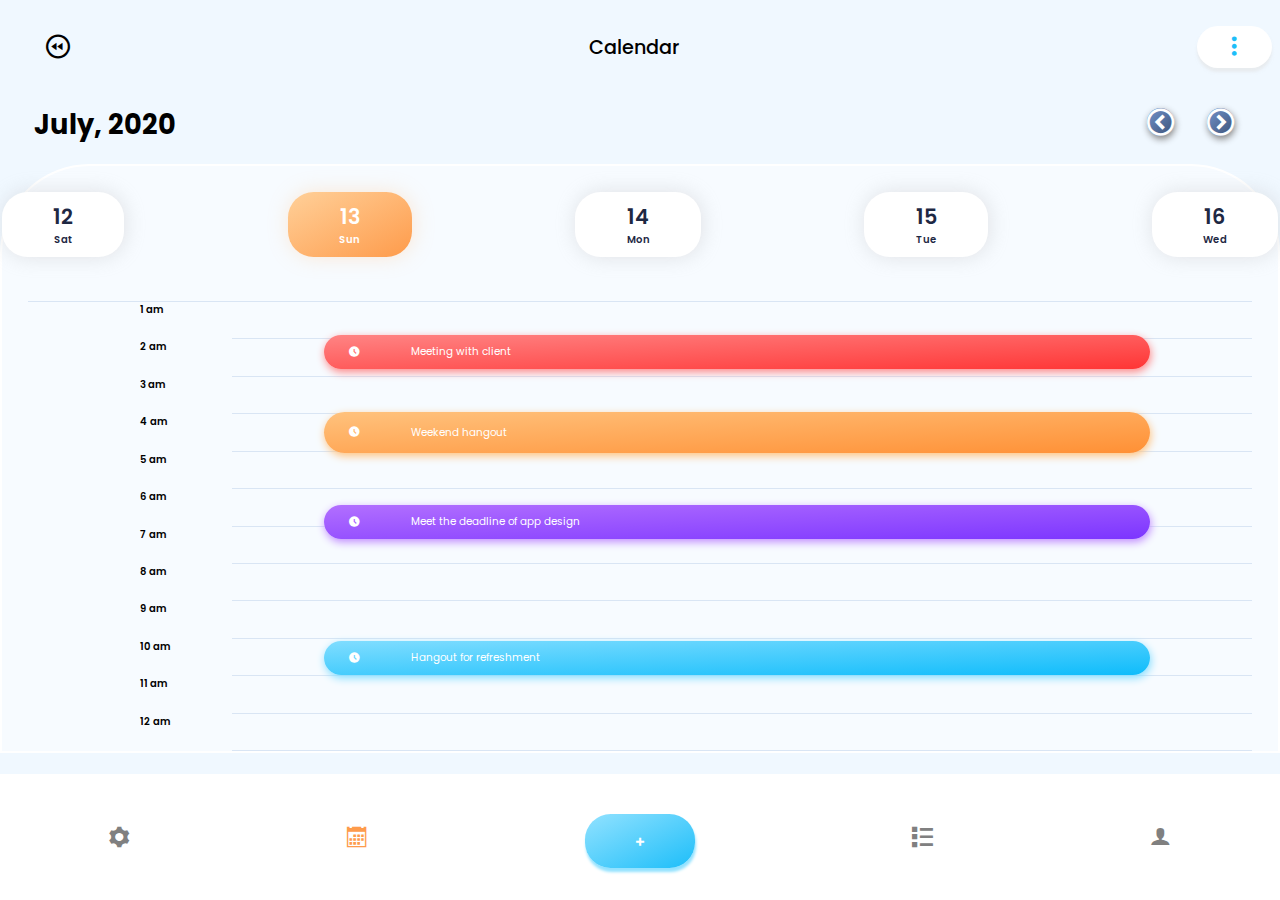
<file: index.html>
<!DOCTYPE html>
<html lang="en">
<head>
    <meta charset="UTF-8">
    <meta name="viewport" content="width=device-width, initial-scale=1.0">
    <link href="https://fonts.googleapis.com/css2?family=Poppins:wght@300;400;500;600;700&display=swap" rel="stylesheet">
    <link rel="stylesheet" href="css/fonts.css">
    <link rel="stylesheet" href="css/styles.css">
    <link rel="stylesheet" href="css/calendar.css">
    <title>Calendar</title>
</head>
<body>
    <header>
        <i class="icon-backward"></i>
        <h1>Calendar</h1>
        <i class="icon-dots-horizontal-triple"></i>
    </header>
    <section class="month-scroll-container">
        <div class="month">
            <p>July, 2020</p>
        </div>
        <div class="month-arrows">
            <i class="icon-circle-left"></i>
            <i class="icon-circle-right"></i>
        </div>
    </section>
    <section class="agenda-container">
        <div class="days-container">
            <div class="day">
                <p class="day-number">12</p>
                <p class="day-name">Sat</p>
            </div>
            <div class="day-selected">
                <p class="day-number-selected">13</p>
                <p class="day-name-selected">Sun</p>
            </div>
            <div class="day">
                <p class="day-number">14</p>
                <p class="day-name">Mon</p>
            </div>
            <div class="day">
                <p class="day-number">15</p>
                <p class="day-name">Tue</p>
            </div>
            <div class="day">
                <p class="day-number">16</p>
                <p class="day-name">Wed</p>
            </div>
        </div>
        <div class="hours-container">
            <div class="hours">
                <p>1 am</p>
                <p>2 am</p>
                <p>3 am</p>
                <p>4 am</p>
                <p>5 am</p>
                <p>6 am</p>
                <p>7 am</p>
                <p>8 am</p>
                <p>9 am</p>
                <p>10 am</p>
                <p>11 am</p>
                <p>12 am</p>
            </div>
            <div class="hours-grid">
                <div class="hours-grid-slot"></div>
                <div class="hours-grid-slot"></div>
                <div class="hours-grid-slot"></div>
                <div class="hours-grid-slot"></div>
                <div class="hours-grid-slot"></div>
                <div class="hours-grid-slot"></div>
                <div class="hours-grid-slot"></div>
                <div class="hours-grid-slot"></div>
                <div class="hours-grid-slot"></div>
                <div class="hours-grid-slot"></div>
                <div class="hours-grid-slot"></div>
                <div class="hours-grid-slot"></div>
            </div>
            <div class="events-container">
                <div class="event red">
                    <i class="icon-clock2"></i>
                    <p>Meeting with client</p>
                </div>
                <div class="event orange">
                    <i class="icon-clock2"></i>
                    <p>Weekend hangout</p>
                </div>
                <div class="event purple">
                    <i class="icon-clock2"></i>
                    <p>Meet the deadline of app design</p>
                </div>
                <div class="event blue">
                    <i class="icon-clock2"></i>
                    <p>Hangout for refreshment</p>
                </div>
            </div>
        </section>
        </div>
    <footer>
       <i class="icon-cog"></i>
       <i class="icon-calendar"></i>
       <a href="newTask.html"><i class="icon-plus"></i></a>
       <i class="icon-list"></i>
       <a href="profile.html"><i class="icon-user"></i></a>
    </footer>
</body>
</html>
</file>
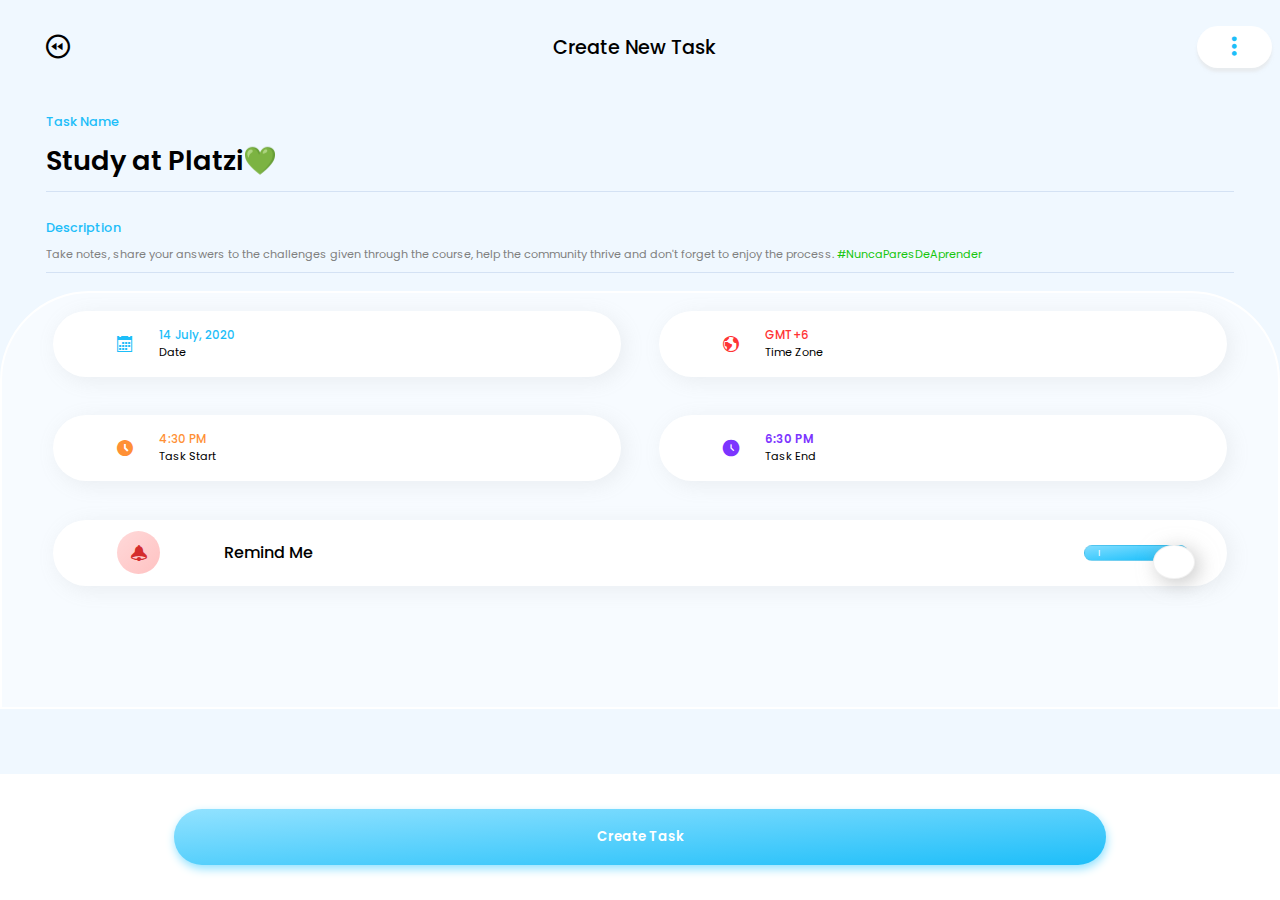
<file: newTask.html>
<!DOCTYPE html>
<html lang="en">
<head>
    <meta charset="UTF-8">
    <meta name="viewport" content="width=device-width, initial-scale=1.0">
    <link href="https://fonts.googleapis.com/css2?family=Poppins:wght@300;400;500;600;700&display=swap" rel="stylesheet">
    <link rel="stylesheet" href="css/fonts.css">
    <link rel="stylesheet" href="css/styles.css">
    <link rel="stylesheet" href="css/newTask.css">
    <title>New Task</title>
</head>
<body>
    <header>
        <i class="icon-backward"></i>
        <h1>Create New Task</h1>
        <i class="icon-dots-horizontal-triple"></i>
    </header>
    <main>
        <section class="task-name">
            <h3>Task Name</h3>
            <h1>Study at Platzi💚</h1>
        </section>
        <section class="task-description">
            <h3>Description</h3>
            <p>Take notes, share your answers to the challenges given through the course, help the community thrive and don't forget to enjoy the process. <a href="https://twitter.com/search?q=%23NuncaParesDeAprender&src=typeahead_click">#NuncaParesDeAprender</a></p>
        </section>
        <section class="task-settings">
            <div class="task-settings-input">
                <div class="input task-date">
                    <i class="icon-calendar"></i>
                    <div class="input-label">
                        <h3>14 July, 2020</h3>
                        <p>Date</p>
                    </div>
                </div>
                <div class="input task-timezone">
                    <i class="icon-earth"></i>
                    <div class="input-label">
                        <h3>GMT+6</h3>
                        <p>Time Zone</p>
                    </div>
                </div>
                <div class="input task-start">
                    <i class="icon-clock2"></i>
                    <div class="input-label">
                        <h3>4:30 PM</h3>
                        <p>Task Start</p>
                    </div>
                </div>
                <div class="input task-end">
                    <i class="icon-clock2"></i>
                    <div class="input-label">
                        <h3>6:30 PM</h3>
                        <p>Task End</p>
                    </div>
                </div>
                <div class="input task-reminder">
                    <div class="reminder-text">
                        <i class="icon-bell"></i>
                        <p>Remind Me</p>
                    </div>
                    <div class="toggle-on">
                        <div class="slider">.</div>
                        <div class="slider-positions">
                            <p>I</p>
                            <p>I</p>
                        </div>
                    </div>
                </div>
            </div>
            <div class="task-settings-category">
                
            </div>
        </section>
    </main>
    <footer>
        <button>Create Task</button>
    </footer>
</body>
</html>
</file>
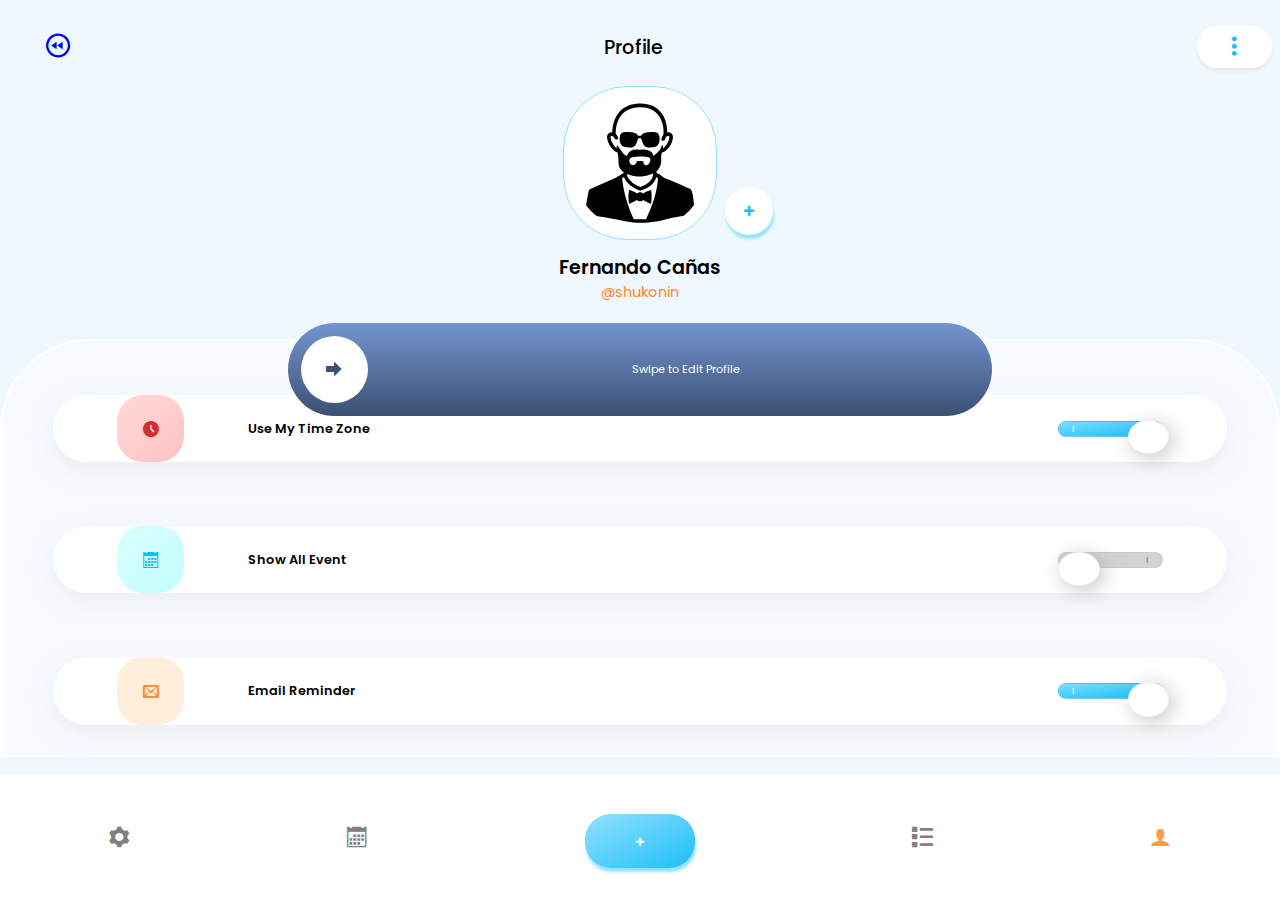
<file: profile.html>
<!DOCTYPE html>
<html lang="en">
<head>
    <meta charset="UTF-8">
    <meta name="viewport" content="width=device-width, initial-scale=1.0">
    <link href="https://fonts.googleapis.com/css2?family=Poppins:wght@300;400;500;600;700&display=swap" rel="stylesheet">
    <link rel="stylesheet" href="css/fonts.css">
    <link rel="stylesheet" href="css/styles.css">
    <link rel="stylesheet" href="css/profile.css">
    <title>Profile</title>
</head>
<body>
    <header>
        <a href="index.html"><i class="icon-backward"></i></a>
        <h1>Profile</h1>
        <i class="icon-dots-horizontal-triple"></i>
    </header>
    <main>
        <section class="avatar">
            <div class="avatar-img">
                <img src="image/avatar.svg" alt="">
                <i class="icon-plus"></i>
            </div>
            <div class="avatar-data">
                <h3>Fernando Cañas</h3>
                <p><a href="https://twitter.com/shukonin">@shukonin</a></p>
            </div>
        </section>
        <section class="profile-settings">
            <div class="profile-swipe">
                <div class="icon-arrow-right"></div>
                <p>Swipe to Edit Profile</p>
            </div>
            <div class="setting-container">
                <div class="setting timezone">
                    <i class="icon-clock2"></i>
                    <p>Use My Time Zone</p>
                </div>
                <div class="toggle-on">
                    <div class="slider">.</div>
                    <div class="slider-positions">
                        <p>I</p>
                        <p>I</p>
                    </div>
                </div>
            </div>
            <div class="setting-container">
                <div class="setting events">
                    <i class="icon-calendar"></i>
                    <p>Show All Event</p>
                </div>
                <div class="toggle-off">
                    <div class="slider">.</div>
                    <div class="slider-positions">
                        <p>I</p>
                        <p>I</p>
                    </div>
                </div>
            </div>
            <div class="setting-container">
                <div class="setting email-reminder">
                    <i class="icon-envelop"></i>
                    <p>Email Reminder</p>
                </div>
                <div class="toggle-on">
                    <div class="slider">.</div>
                    <div class="slider-positions">
                        <p>I</p>
                        <p>I</p>
                    </div>
                </div>
            </div>
            <div class="setting-container">
                <div class="setting help-support">
                    <i class="icon-bubble"></i>
                    <p>Help & Support</p>
                </div>
            </div>
        </section>
    </main>
    <footer>
        <i class="icon-cog"></i>
        <i class="icon-calendar"></i>
        <a href="newTask.html"><i class="icon-plus"></i></a></i>
        <i class="icon-list"></i>
        <i class="icon-user"></i>
     </footer>
</body>
</html>
</file>
<file: css/fonts.css>
@font-face {
  font-family: 'icomoon';
  src:  url('../fonts/icomoon.eot?hwjvcn');
  src:  url('../fonts/icomoon.eot?hwjvcn#iefix') format('embedded-opentype'),
    url('../fonts/icomoon.ttf?hwjvcn') format('truetype'),
    url('../fonts/icomoon.woff?hwjvcn') format('woff'),
    url('../fonts/icomoon.svg?hwjvcn#icomoon') format('svg');
  font-weight: normal;
  font-style: normal;
  font-display: block;
}

[class^="icon-"], [class*=" icon-"] {
  /* use !important to prevent issues with browser extensions that change fonts */
  font-family: 'icomoon' !important;
  speak: never;
  font-style: normal;
  font-weight: normal;
  font-variant: normal;
  text-transform: none;
  line-height: 1;

  /* Better Font Rendering =========== */
  -webkit-font-smoothing: antialiased;
  -moz-osx-font-smoothing: grayscale;
}

.icon-dots-horizontal-triple:before {
  content: "\e900";
}
.icon-envelop:before {
  content: "\e945";
}
.icon-clock2:before {
  content: "\e94f";
}
.icon-bell:before {
  content: "\e951";
}
.icon-calendar:before {
  content: "\e953";
}
.icon-bubble:before {
  content: "\e96b";
}
.icon-user:before {
  content: "\e971";
}
.icon-cog:before {
  content: "\e994";
}
.icon-list:before {
  content: "\e9ba";
}
.icon-earth:before {
  content: "\e9ca";
}
.icon-plus:before {
  content: "\ea0a";
}
.icon-backward:before {
  content: "\ea1a";
}
.icon-arrow-right:before {
  content: "\ea34";
}
.icon-circle-right:before {
  content: "\ea42";
}
.icon-circle-left:before {
  content: "\ea44";
}
</file>
<file: css/styles.css>
body {
    font-family: 'Poppins', sans-serif;
    font-size: 10px;
    background-color: aliceblue;
}

p, h1, h2, h3, h4, h5, h6 {
    margin: 0;
}

/* --------------------------------------------header */
header {
    display: flex;
    justify-content: space-between;
    align-items: center;
    padding: 2vh 0 2vh 3vw;
}

header a {
    text-decoration: none;
}

header i {
    font-size: 1.5rem;
}

header h1 {
    font-size: 1.2rem;
    font-weight: 500;
}

.icon-dots-horizontal-triple {
    color: #1DBEF9;
    background-color: white;
    padding: 1vh 2vw;
    border-radius: 2vw;
    box-shadow: 0 4px 3px 0 #e0e0e086;
}

/* ---------------------------------------------footer*/
footer {
    position: fixed;
    bottom: 0; 
    left: 0;
    display: flex;
    justify-content: space-around;
    align-items: center;
    font-size: 1.3rem;
    padding: 3vh 0;
    background-color: white;
    width: 100vw;
    height: 8vh;
}
</file>
<file: css/calendar.css>
/* --------------------------------------------------------month-scroll */
.month-scroll-container {
    display: flex;
    justify-content: space-between;
    font-size: 1.7rem;
    padding: 2vh 2vw;
}

.month {
    font-weight: 700;
}

.icon-circle-left, .icon-circle-right {
    background-image: linear-gradient(to bottom right, #7395CF, #3C5073);
    border-radius: 100%;
    color: white;
    box-shadow: 1px 3px 7px 0px #838383;
    margin: 0 1vw;
}

/* --------------------------------------------------------------------agenda */


.agenda-container {
    display: grid;
    grid-template-rows: 1fr 4fr;
        border: 2px solid white;
        background-color: #ffffff7c;
        border-top-left-radius: 7vw;
        border-top-right-radius: 7vw;
    position: absolute;
    left: 0;
    right: 0;
    height: 65%
}

/* --------------------------------------------------------days*/
.days-container {
    display: flex;
    justify-content: space-between;
    align-items: center;
}

.day, .day-selected {
    text-align: center;
    padding: 1vh 4vw;
    border-radius: 2vw;
}

.day {
    background-color: white;
    box-shadow: 1px 0px 20px 0px #b1b1b154;
}

.day-selected {
    background-image: linear-gradient(to bottom right, #FFD099, #FE9B4B);
    box-shadow: 1px 0px 20px 0px #ffcf9969;   
}   

.day-number {
    font-size: 1.3rem;
    font-weight: 600;
    color: #1E2843;
}

.day-number-selected {
    font-size: 1.3rem;
    font-weight: 600;
    color: white;
}

.day-name {
    font-weight: 600;
    color: #1E2843;
}

.day-name-selected {
    font-weight: 600;
    color: white;
}

/*------------------------------------------hours*/
.hours-container {
    position: relative;
    display: grid;
    grid-template-columns: 1fr 5fr;
    margin: 2vh 2vw 0;
}

.hours-grid {
    display: grid;
    grid-template-rows: repeat(12, 1fr);
    border-top: 0.05rem solid #7395cf38;
}

.hours {
    border-top: 0.05rem solid #7395cf38;
    display: grid;
    grid-template-rows: repeat(12, 1fr);
}

.hours p {
    position: relative;
    left: 55%;
    font-weight: 600;
}

.hours-grid-slot {
    border-bottom: 0.05rem solid #7395cf38;
}

.events-container {
    position: absolute;
    right: 0;
    display: grid;
    grid-template-rows: repeat(12, 1fr);
    height: min-content;
    width: 80%;
}

.event {
    display: flex;
    align-items: center;
    margin: 0 8vw 0 4vw;
    border-radius: 2vw;
    font-size: 0.65rem;
}

.event i, .event p {
    padding: 1vh 2vw;
}

.red {
    background-image: linear-gradient(to bottom right, #ff8484, #ff3535);
    color: white;
    grid-row: 2;
    box-shadow: 1px 3px 8px 0 #ff8484;
}

.orange {
    background-image: linear-gradient(to bottom right, #ffc27d, #ff9035);
    color: white;
    grid-row: 4 / span 2;
    margin-top: 1vh;
    margin-bottom: 2vh;
    box-shadow: 1px 3px 8px 0 #ffc27d;
}

.purple {
    background-image: linear-gradient(to bottom right, #b26fff, #7c35ff);
    color: white;
    grid-row: 7;
    box-shadow: 1px 3px 8px 0 #c08aff;
}

.blue {
    background-image: linear-gradient(to bottom right, #80ddff, #0ebcfb);
    color: white;
    grid-row: 11;
    box-shadow: 1px 3px 8px 0 #80ddff;
}

/* --------------------------------------------------------footer */

footer a {
    text-decoration: none;
}

.icon-cog, .icon-list, .icon-user {
    color: gray;
}

.icon-calendar {
    color: #FE9B4B;
}

.icon-plus {
    color: white;
    background-image: linear-gradient(to bottom right, #92E2FF, #1DBEF9);
    font-size: 0.5rem;
    padding: 2.5vh 4vw;
    border-radius: 2vw;
    box-shadow: 1px 4px 3px 0 #92E2FF;
}
</file>
<file: css/newTask.css>
/* ---------------task-name $ task-description */
.task-name, .task-description {
    margin: 3vh 3vw 0vh;
    padding-bottom: 1vh;
    border-bottom: 0.05rem solid #7395cf38;
}

.task-name h3, .task-description h3 {
    font-size: 0.8rem;
    font-weight: 500;
    color: #1DBEF9;
    margin-bottom: 1vh;
}

.task-name h1 {
    font-size: 1.7rem;
    font-weight: 600;
}

.task-description p {
    color: gray;
    font-size: 0.7rem;
}

.task-description a {
    text-decoration: none;
    color: #16c60c;
}

/* ------------------------------------task-settings */
.task-settings {
    position: absolute;
    right: 0;
    left: 0;
    height: 46%;
    display: grid;
    grid-template-rows: 6fr 2fr;
    margin-top: 2vh;
    border: 2px solid white;
    background-color: #ffffff7c;
    border-top-left-radius: 7vw;
    border-top-right-radius: 7vw;
}

.task-settings-input {
    display: grid;
    grid-template-columns: 1fr 1fr;
    grid-template-rows: repeat(3, 1fr);
    gap: 3vw;
    padding: 2vh 4vw;
}

.input {
    display: flex;
    align-items: center;
    padding: 1vh 3vw;
    background-color: white;
    box-shadow: 4px 4px 20px 0px #9a9a9a24;
    border-radius: 3vw;
}

.input i {
    font-size: 1rem;
    margin: 0 2vw;
}

.input p {
    font-size: 0.7rem;
}

.task-date i, .task-date h3{
    color: #1DBEF9;
    font-weight: 500;
}

.task-timezone i, .task-timezone h3{
    color: #ff3535;
    font-weight: 500;
}

.task-start i, .task-start h3{
    color: #ff9035;
    font-weight: 500;
}

.task-end i, .task-end h3{
    color: #7c35ff;
    font-weight: 600;
}

.task-reminder {
    grid-column: 1 / span 2;
    display: flex;
    justify-content: space-between;
}

.reminder-text {
    display: flex;
    align-items: center;
}

.reminder-text i {
    color: #d42d2d;
    background-image: linear-gradient(to bottom right, #ffd9d9, #ffc2c2) ;
    padding: 1.5vh;
    border-radius: 3vw;
}

.reminder-text p {
    font-size: 1rem;
    font-weight: 500;
    margin-left: 3vw;
}

.toggle-on {
    position: relative;
}

.slider {
    position: absolute;
    color: white;
    border: 0.5px solid #9a9a9a24;
    border-radius: 50%;
    background-color: white;
    padding: 1vw 1.5vw;
    font-size: 0.3rem;
    box-shadow: 4px 4px 20px 0px #9a9a9a8e;
}

.toggle-on .slider {
    right: -0.5vw;
}

.slider-positions {
    display: flex;
    justify-content: space-between;
    width: 8vw;
    border: 0.5px solid #9a9a9a24;
    border-radius: 5vw;
}

.toggle-on .slider-positions {
    background-image: linear-gradient(to bottom right, #80ddff, #0ebcfb);
    color: white;
}

.slider-positions p {
    font-size: 0.6rem;
    padding: 0 1vw;
}

/* ------------------------------------category-tags */

.task-settings-category {
    padding: 0 4vw 2vh;
}

.task-settings-category h3 {
    color: grey;
    font-weight: 400;
}

.category-tags {
    display: flex;
    align-items: center;
    margin: 2vh 0;
}

.category-tags p {
    padding: 0.5vh 1.5vw;
    margin: 0 1vw;
    border-radius: 2vw;
    
}

.category-tags .orange-tag {
    background-color: #ffeedb;
    color: #fb9038;
}

.category-tags .purple-tag {
    background-color: #ead7ff;
    color: #7023ff;
}

.category-tags i {
    margin: 0 2vw;
    color: #1DBEF9;
    background-color: white;
    padding: 2vw 2vw;
    border-radius: 100%;
    box-shadow: 4px 4px 20px 0px #bdbdbd8e;
    text-align: center;
}

/* ------------------------------------footer */
footer button {
    background-image: linear-gradient(to bottom right, #92E2FF, #1DBEF9);
    font-family: 'Poppins', sans-serif;
    font-weight: 600;
    border: none;
    border-radius: 4vw;
    padding: 2vh 33vw;
    color: white;
    box-shadow: 1px 4px 10px 0 #92E2FF;
}
</file>
<file: css/profile.css>
/* --------------------------------------------------------avatar */
.avatar-img {
    position: relative;
}

.avatar-img img {
    display: block;
    margin: 0 auto;
    height: 14vh;
    border: 1px solid #92E2FF;
    border-radius: 5vw;
    background-color: white;
    padding: 1vw;
}

.avatar-img i {
    position: absolute;
    left: 56vw;
    bottom: 0.5vh;
    padding: 1.5vw;
    background-color: white;
    color: #1DBEF9;
    border-radius: 50%;
    box-shadow: 1px 4px 3px 0 #92E2FF;
}

.avatar-data {
    display: flex;
    flex-direction: column;
    align-items: center;
}

.avatar-data h3 {
    font-size: 1.2rem;
    margin-top: 1.5vh;
    font-weight: 600;
}

.avatar-data p {
    font-size: 0.9rem;
    
}

.avatar-data a {
    text-decoration: none;
    color: #ff8724;
}

/* ----------------------------------------------profile-settings */

.profile-settings {
    position: absolute;
    display: grid;
    grid-template-rows: repeat(4, 1fr);
    gap: 5vw;
    padding: 6vh 4vw 0;
    height: 40vh;
    border: 2px solid white;
    background-color: #ffffff7c;
    border-top-left-radius: 7vw;
    border-top-right-radius: 7vw;
    right: 0;
    left: 0;
    margin-top: 4vh;
}

.profile-swipe {
    position: absolute;
    display: flex;
    justify-content: space-between;
    justify-self: center;
    align-items: center;
    top: -2vh;
    width: 55vw;
    border-radius: 5vw;
    /* padding: 1vh 3vw 1vh 0; */
    background-image: linear-gradient(to bottom, #7395cf, #3c5073);
}

.icon-arrow-right {
    padding: 2vw;
    margin: 1vw;
    background-color: white;
    border-radius: 50%;
    font-size: 1rem;
    color: #3c5073;
}

.profile-swipe p {
    margin: 0 auto;
    color: white;
    font-size: 0.7rem;
    font-weight: 400;
}

.setting-container {
    display: flex;
    justify-content: space-between;
    align-items: center;
    padding: 0 5vw;
    background-color: white;
    border-radius: 3vw;
    box-shadow: 0px 8px 20px 0px #e4e4e48e;
}

.setting {
    display: flex;
    align-items: center;
}

.setting i {
    font-size: 1rem;
    margin-right: 5vw;
    padding: 2vw;
    border-radius: 2vw;
}

.setting p {
    font-size: 0.8rem;
    font-weight: 600;
}

.timezone i {
    background-image: linear-gradient(to bottom right, #ffd9d9, #ffc2c2) ;
    color: #d42d2d;
}

.events i {
    background-image: linear-gradient(to bottom right, #d9fffc, #c2ffff) ;
    color: #0ebcfb;
}

.email-reminder i {
    background-color: #ffeedb;
    color: #fb9038;
}

.help-support i {
    background-color: #ead7ff;
    color: #7023ff;
}

/* ---------------------------------------------------------toggle */

.toggle-on {
    position: relative;
}

.slider {
    position: absolute;
    color: white;
    border: 0.5px solid #9a9a9a24;
    border-radius: 50%;
    background-color: white;
    padding: 1vw 1.5vw;
    font-size: 0.3rem;
    box-shadow: 4px 4px 20px 0px #9a9a9a8e;
}

.toggle-on .slider {
    right: -0.5vw;
    top: -0.1vh
}

.slider-positions {
    display: flex;
    justify-content: space-between;
    width: 8vw;
    border: 0.5px solid #9a9a9a24;
    border-radius: 5vw;
}

.toggle-on .slider-positions {
    background-image: linear-gradient(to bottom right, #80ddff, #0ebcfb);
    color: white;
}

.toggle-off .slider-positions {
    background-color: lightgray;
    color: grey;
}

.slider-positions p {
    font-size: 0.6rem;
    padding: 0 1vw;
}

/* --------------------------------------------------------footer */

footer a {
    text-decoration: none;
}

 footer .icon-cog, footer .icon-list, footer .icon-calendar {
    color: gray;
}

.icon-user {
    color: #FE9B4B;
}

footer .icon-plus {
    color: white;
    background-image: linear-gradient(to bottom right, #92E2FF, #1DBEF9);
    font-size: 0.5rem;
    padding: 2.5vh 4vw;
    border-radius: 2vw;
    box-shadow: 1px 4px 3px 0 #92E2FF;
}
</file>
